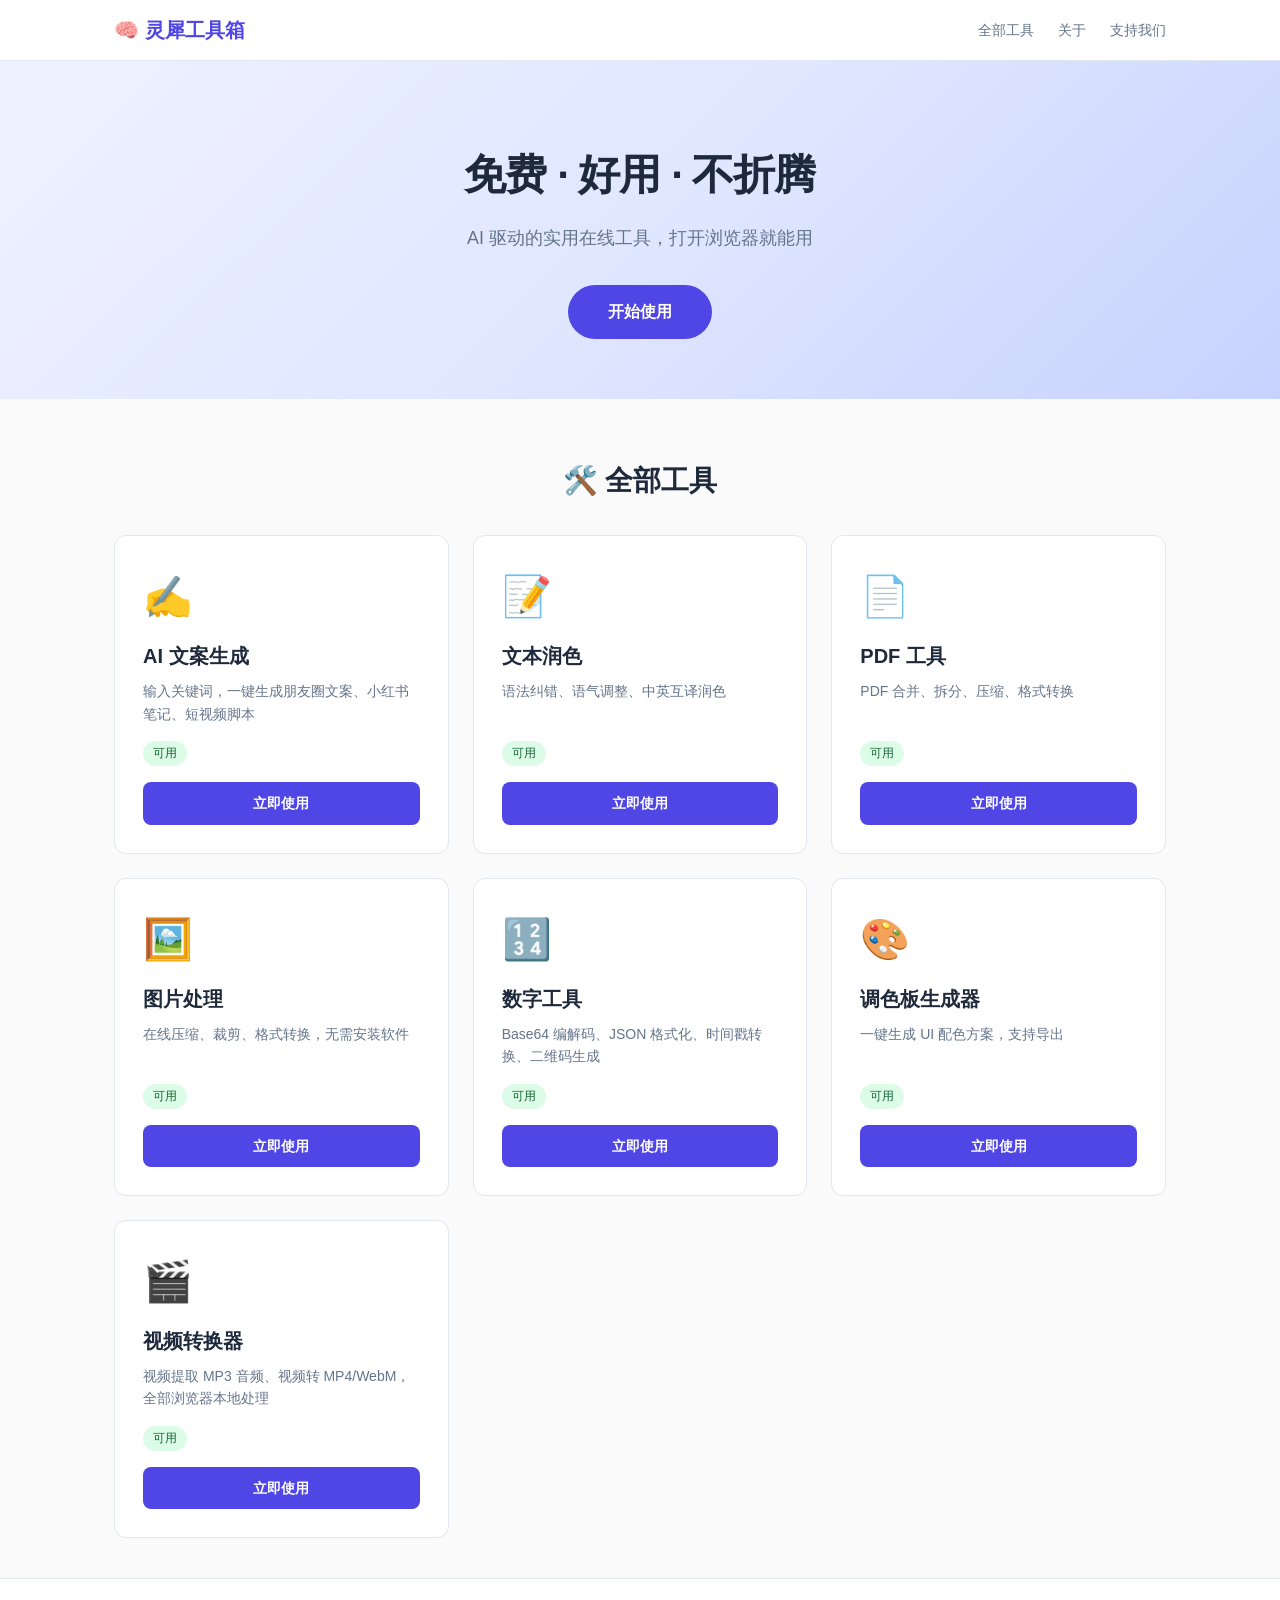
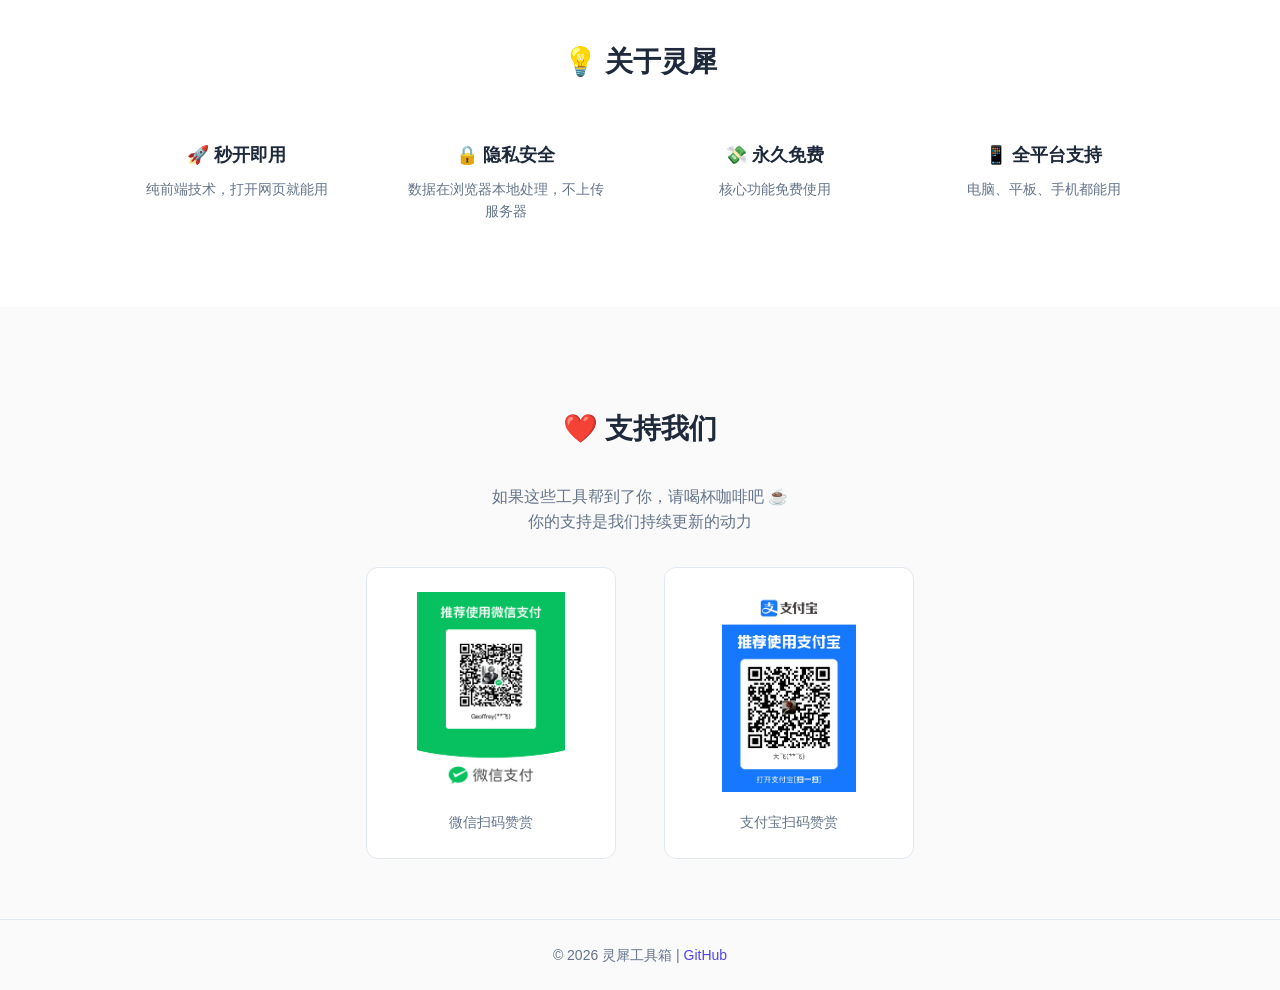
<file: index.html>
<!DOCTYPE html>
<html lang="zh-CN">
<head>
  <meta charset="UTF-8">
  <meta name="viewport" content="width=device-width, initial-scale=1.0">
  <title>灵犀工具箱 - 免费AI在线工具</title>
  <link rel="stylesheet" href="style.css">
</head>
<body>
  <nav class="navbar"><div class="container nav-inner"><a href="/" class="logo">🧠 灵犀工具箱</a><div class="nav-links"><a href="#tools">全部工具</a><a href="#about">关于</a><a href="#support">支持我们</a></div></div></nav>
  <header class="hero"><div class="container"><h1>免费 · 好用 · 不折腾</h1><p class="hero-sub">AI 驱动的实用在线工具，打开浏览器就能用</p><a href="#tools" class="btn-primary">开始使用</a></div></header>
  <main id="tools" class="container"><h2 class="section-title">🛠️ 全部工具</h2><div class="tools-grid">
      <div class="tool-card"><div class="tool-icon">✍️</div><h3>AI 文案生成</h3><p>输入关键词，一键生成朋友圈文案、小红书笔记、短视频脚本</p><span class="tool-status ready">可用</span><a href="tools/copywriter.html" class="btn-tool">立即使用</a></div>
      <div class="tool-card"><div class="tool-icon">📝</div><h3>文本润色</h3><p>语法纠错、语气调整、中英互译润色</p><span class="tool-status ready">可用</span><a href="tools/polish.html" class="btn-tool">立即使用</a></div>
      <div class="tool-card"><div class="tool-icon">📄</div><h3>PDF 工具</h3><p>PDF 合并、拆分、压缩、格式转换</p><span class="tool-status ready">可用</span><a href="tools/pdf-tools.html" class="btn-tool">立即使用</a></div>
      <div class="tool-card"><div class="tool-icon">🖼️</div><h3>图片处理</h3><p>在线压缩、裁剪、格式转换，无需安装软件</p><span class="tool-status ready">可用</span><a href="tools/image-tools.html" class="btn-tool">立即使用</a></div>
      <div class="tool-card"><div class="tool-icon">🔢</div><h3>数字工具</h3><p>Base64 编解码、JSON 格式化、时间戳转换、二维码生成</p><span class="tool-status ready">可用</span><a href="tools/dev-tools.html" class="btn-tool">立即使用</a></div>
      <div class="tool-card"><div class="tool-icon">🎨</div><h3>调色板生成器</h3><p>一键生成 UI 配色方案，支持导出</p><span class="tool-status ready">可用</span><a href="tools/colors.html" class="btn-tool">立即使用</a></div>
      <div class="tool-card"><div class="tool-icon">🎬</div><h3>视频转换器</h3><p>视频提取 MP3 音频、视频转 MP4/WebM，全部浏览器本地处理</p><span class="tool-status ready">可用</span><a href="tools/video-converter.html" class="btn-tool">立即使用</a></div>
    </div></main>
  <section id="about" class="about-section"><div class="container"><h2 class="section-title">💡 关于灵犀</h2><div class="about-grid">
        <div class="about-item"><h3>🚀 秒开即用</h3><p>纯前端技术，打开网页就能用</p></div>
        <div class="about-item"><h3>🔒 隐私安全</h3><p>数据在浏览器本地处理，不上传服务器</p></div>
        <div class="about-item"><h3>💸 永久免费</h3><p>核心功能免费使用</p></div>
        <div class="about-item"><h3>📱 全平台支持</h3><p>电脑、平板、手机都能用</p></div>
      </div></div></section>
  <section id="support" class="support-section"><div class="container"><h2 class="section-title">❤️ 支持我们</h2>
      <p class="support-desc">如果这些工具帮到了你，请喝杯咖啡吧 ☕<br>你的支持是我们持续更新的动力</p>
      <div class="qrcode-row">
        <div class="qrcode-card"><img src="weixin.png" alt="微信赞赏码" loading="lazy"><p>微信扫码赞赏</p></div>
        <div class="qrcode-card"><img src="alipay.jpg" alt="支付宝收款码" loading="lazy"><p>支付宝扫码赞赏</p></div>
      </div></div></section>
  <footer class="footer"><div class="container"><p>© 2026 灵犀工具箱 | <a href="https://github.com/xirfei791-dot/lingxi-tools">GitHub</a></p></div></footer>
</body>
</html>
</file>
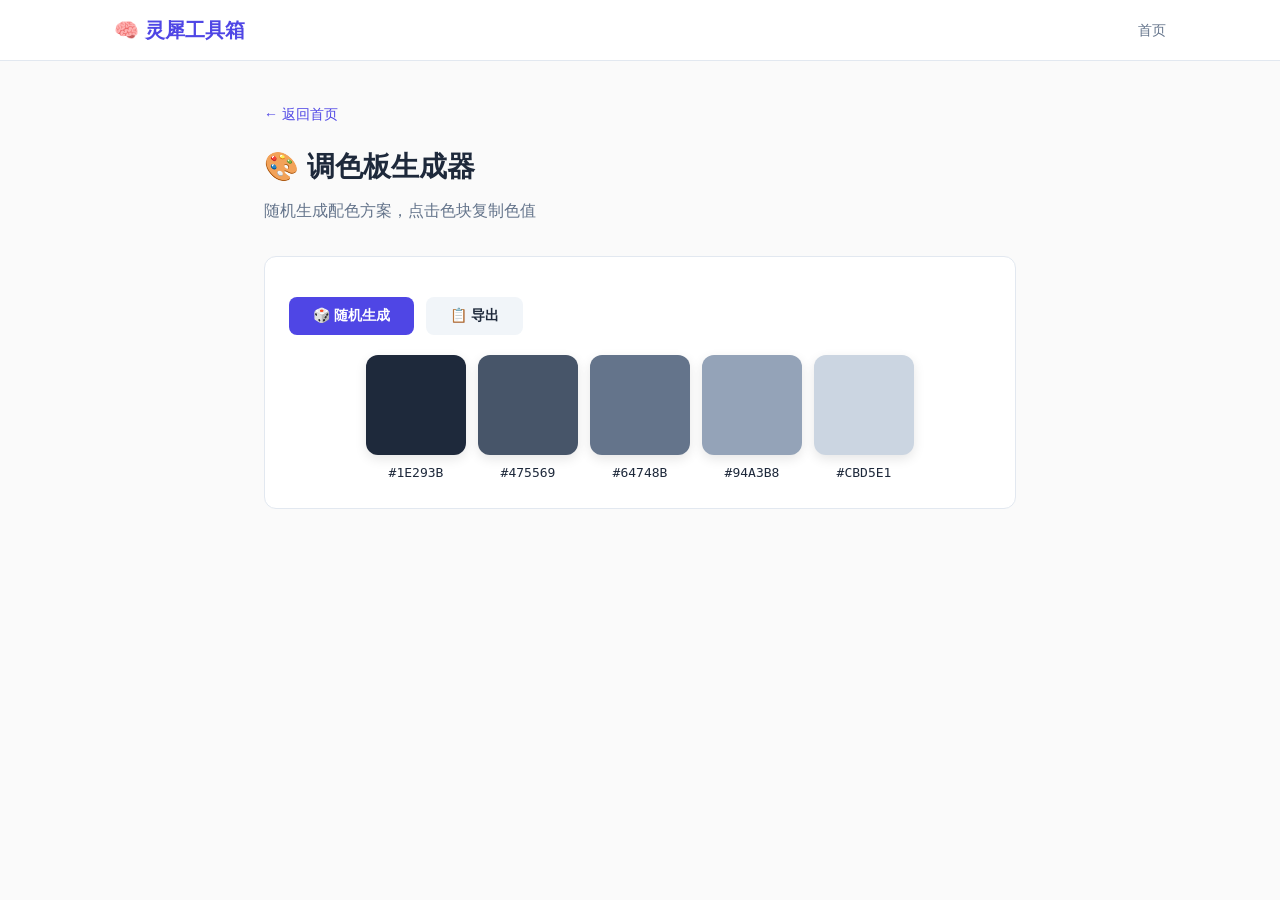
<file: tools/colors.html>
<!DOCTYPE html><html lang="zh-CN"><head><meta charset="UTF-8"><meta name="viewport" content="width=device-width,initial-scale=1.0"><title>调色板 - 灵犀工具箱</title><link rel="stylesheet" href="../style.css"></head><body><nav class="navbar"><div class="container nav-inner"><a href="/" class="logo">🧠 灵犀工具箱</a><div class="nav-links"><a href="../index.html">首页</a></div></div></nav><div class="tool-page"><a href="../index.html" class="back-link">← 返回首页</a><h1>🎨 调色板生成器</h1><p class="subtitle">随机生成配色方案，点击色块复制色值</p><div class="tool-workspace"><div class="btn-row"><button class="btn btn-primary-btn" onclick="gen()">🎲 随机生成</button><button class="btn btn-secondary" onclick="exp()">📋 导出</button></div><div id="p" style="display:flex;gap:12px;margin-top:20px;flex-wrap:wrap;justify-content:center;"></div></div></div><script>const P=[['#4F46E5','#7C3AED','#A78BFA','#C4B5FD','#EDE9FE'],['#059669','#10B981','#34D399','#6EE7B7','#A7F3D0'],['#DC2626','#F97316','#FBBF24','#FDE68A','#FEF3C7'],['#2563EB','#06B6D4','#14B8A6','#84CC16','#EAB308'],['#1E293B','#475569','#64748B','#94A3B8','#CBD5E1'],['#BE185D','#EC4899','#F472B6','#F9A8D4','#FCE7F3']];function gen(){const c=P[Math.floor(Math.random()*P.length)];document.getElementById('p').innerHTML=c.map(h=>'<div style="cursor:pointer;text-align:center" onclick="navigator.clipboard.writeText(\''+h+'\')"><div style="width:100px;height:100px;background:'+h+';border-radius:12px;box-shadow:0 4px 12px rgba(0,0,0,0.1)"></div><p style="margin-top:8px;font-size:13px;font-family:monospace">'+h+'</p></div>').join('')}function exp(){const h=[...document.querySelectorAll('#p p')].map(p=>p.textContent).join(', ');navigator.clipboard.writeText(h).then(()=>alert('已复制：'+h))}gen()</script></body></html>
</file>
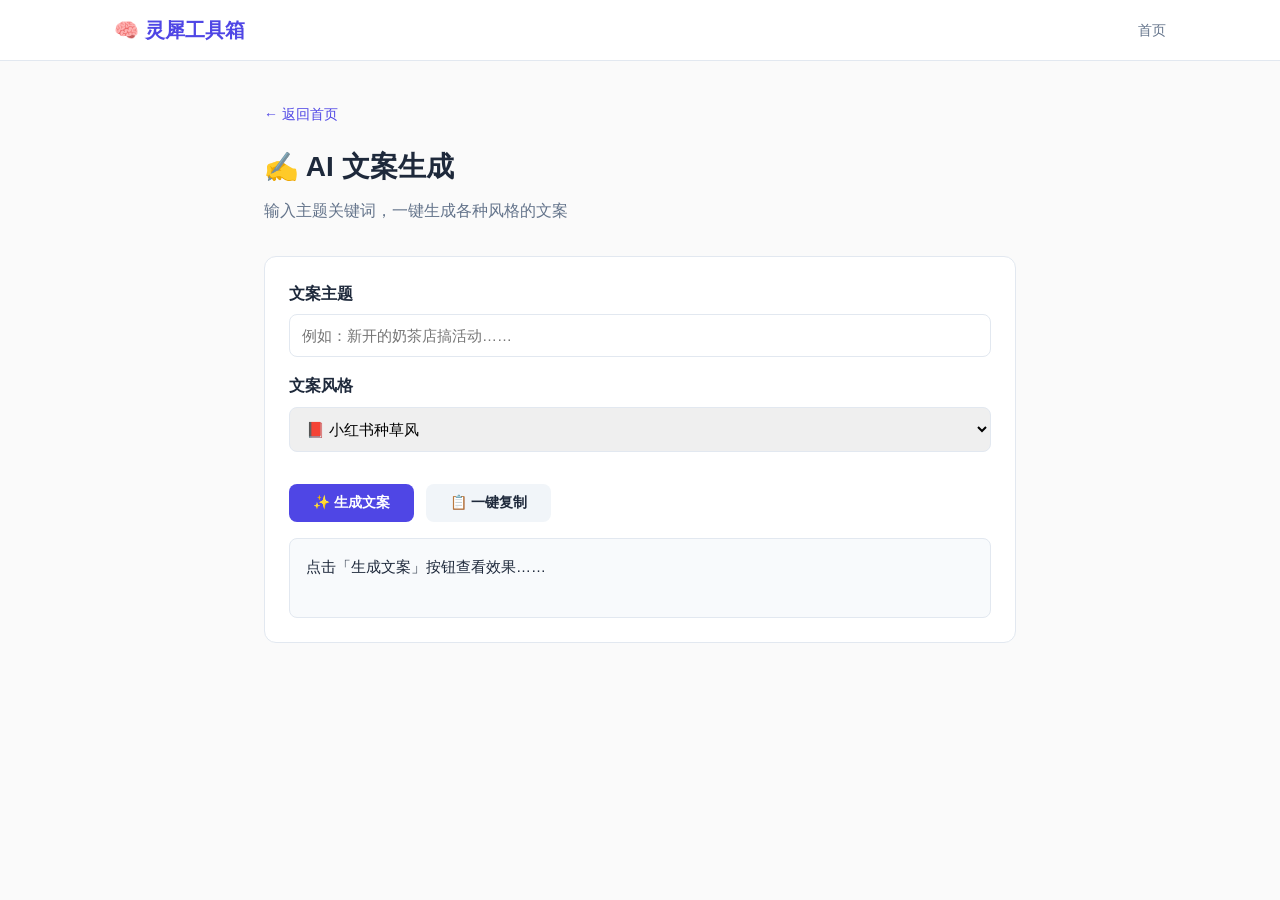
<file: tools/copywriter.html>
<!DOCTYPE html><html lang="zh-CN"><head><meta charset="UTF-8"><meta name="viewport" content="width=device-width,initial-scale=1.0"><title>AI 文案生成 - 灵犀工具箱</title><link rel="stylesheet" href="../style.css"></head><body><nav class="navbar"><div class="container nav-inner"><a href="/" class="logo">🧠 灵犀工具箱</a><div class="nav-links"><a href="../index.html">首页</a></div></div></nav><div class="tool-page"><a href="../index.html" class="back-link">← 返回首页</a><h1>✍️ AI 文案生成</h1><p class="subtitle">输入主题关键词，一键生成各种风格的文案</p><div class="tool-workspace"><label style="font-weight:600;display:block;margin-bottom:8px;">文案主题</label><input type="text" id="topic" placeholder="例如：新开的奶茶店搞活动……" style="width:100%;padding:12px;border:1px solid var(--border);border-radius:8px;font-size:15px;margin-bottom:16px;"><label style="font-weight:600;display:block;margin-bottom:8px;">文案风格</label><select id="style" style="width:100%;padding:12px;border:1px solid var(--border);border-radius:8px;font-size:15px;margin-bottom:16px;"><option value="小红书">📕 小红书种草风</option><option value="朋友圈">💬 朋友圈分享风</option><option value="抖音">🎵 短视频脚本风</option><option value="公众号">📰 公众号文章风</option><option value="促销">🛒 促销广告风</option></select><div class="btn-row"><button class="btn btn-primary-btn" onclick="generate()">✨ 生成文案</button><button class="btn btn-secondary" onclick="copyResult()">📋 一键复制</button></div><div class="result-box" id="result">点击「生成文案」按钮查看效果……</div></div></div><script>function generate(){const t=document.getElementById('topic').value||'未指定主题',s=document.getElementById('style').value;const T={'小红书':`🌟 ${t} | 绝绝子体验分享！\n\n哈喽宝子们～\n\n✨ 第一眼就被吸引了\n💯 体验感直接拉满\n📸 随手一拍就是大片\n🔥 已经安利给身边所有朋友\n\n真的良心推荐，宝子们冲就完了！🏃‍♀️\n\n#${t.replace(/\s/g,'')} #种草 #好物分享`,'朋友圈':`📍 ${t}\n\n今日份快乐已送达 ✨\n\n没想到 ${t} 这么让人惊喜\n忍不住想跟大家分享一下 😆\n\n生活嘛，就是要去体验新事物\n今天又是被治愈的一天～`,'抖音':`🎬 【爆款短视频脚本】\n\n📌 主题：${t}\n\n🎯 开头（0-3秒）：\n"你敢信吗？${t} 居然……"\n\n📖 中间（3-30秒）：\n1. 展示问题\n2. 对比体验\n3. 高光时刻\n\n🎤 结尾："赶紧@你的好友！"\n\n🎵 推荐BGM：轻松欢快\n💡 建议时长：40秒`,'公众号':`📰 ${t} | 一个你不得不知道的新发现\n\n大家好，我是灵犀。\n\n最近发现了一个关于 ${t} 的秘密。\n\n说实话一开始没抱期望。但真正体验后……\n\n它最吸引人的地方在于细节。\n\n如果你也在找类似的东西，不妨一试。\n\n↓↓↓ 点赞支持 ↓↓↓`,'促销':`🎉 重磅福利！${t}\n\n🔥 全场低至 5 折 🔥\n\n✅ 限时福利 | 错过等一年\n✅ 品质保证 | 不满意包退\n\n📅 活动时间：即日起至月底\n\n#${t.replace(/\s/g,'')} #优惠活动`};document.getElementById('result').textContent=T[s]||T['小红书']}function copyResult(){navigator.clipboard.writeText(document.getElementById('result').textContent).then(()=>alert('已复制到剪贴板！'))}</script></body></html>
</file>
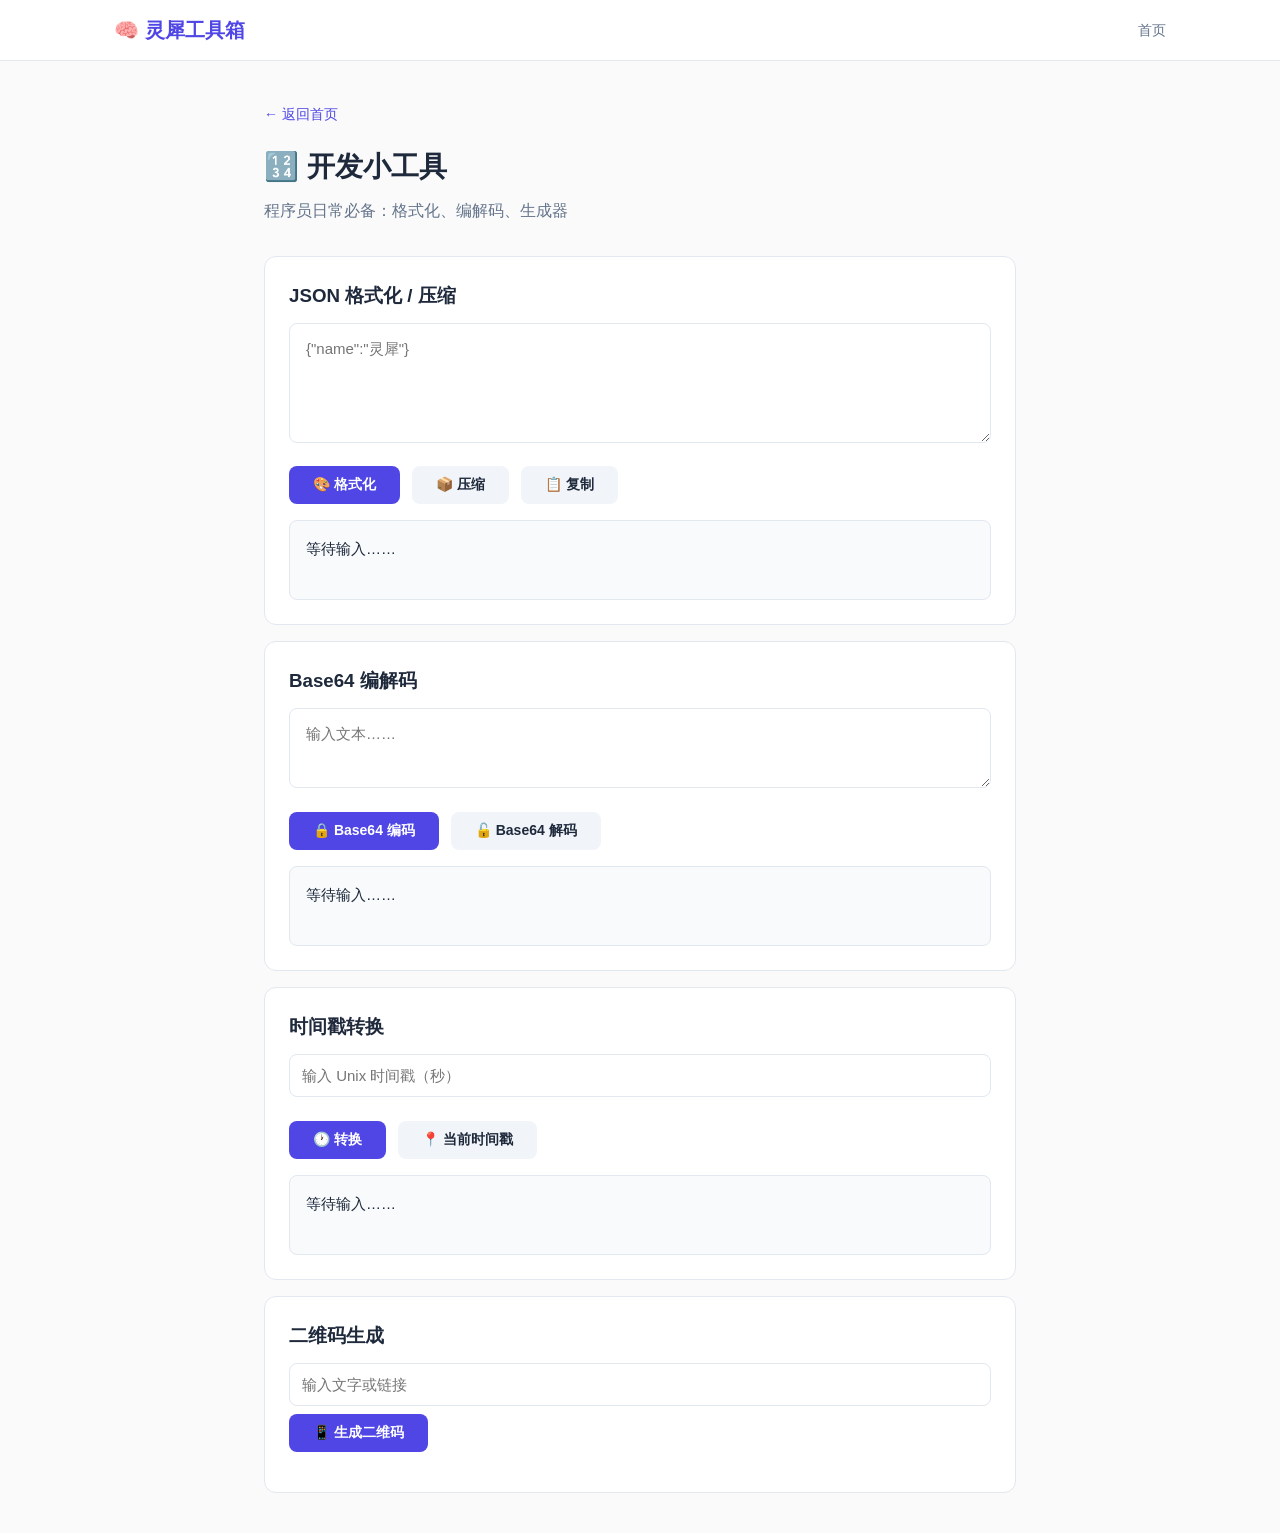
<file: tools/dev-tools.html>
<!DOCTYPE html><html lang="zh-CN"><head><meta charset="UTF-8"><meta name="viewport" content="width=device-width,initial-scale=1.0"><title>开发工具 - 灵犀工具箱</title><link rel="stylesheet" href="../style.css"></head><body><nav class="navbar"><div class="container nav-inner"><a href="/" class="logo">🧠 灵犀工具箱</a><div class="nav-links"><a href="../index.html">首页</a></div></div></nav><div class="tool-page"><a href="../index.html" class="back-link">← 返回首页</a><h1>🔢 开发小工具</h1><p class="subtitle">程序员日常必备：格式化、编解码、生成器</p><div class="tool-workspace"><h3 style="margin-bottom:12px">JSON 格式化 / 压缩</h3><textarea id="jsonInput" placeholder='{"name":"灵犀"}' style="min-height:120px"></textarea><div class="btn-row"><button class="btn btn-primary-btn" onclick="formatJSON()">🎨 格式化</button><button class="btn btn-secondary" onclick="compressJSON()">📦 压缩</button><button class="btn btn-secondary" onclick="copyJSON()">📋 复制</button></div><div class="result-box" id="jsonResult">等待输入……</div></div><div class="tool-workspace"><h3 style="margin-bottom:12px">Base64 编解码</h3><textarea id="base64Input" placeholder="输入文本……" style="min-height:80px"></textarea><div class="btn-row"><button class="btn btn-primary-btn" onclick="base64Encode()">🔒 Base64 编码</button><button class="btn btn-secondary" onclick="base64Decode()">🔓 Base64 解码</button></div><div class="result-box" id="base64Result">等待输入……</div></div><div class="tool-workspace"><h3 style="margin-bottom:12px">时间戳转换</h3><input type="number" id="timestampInput" placeholder="输入 Unix 时间戳（秒）" style="width:100%;padding:12px;border:1px solid var(--border);border-radius:8px;font-size:15px;margin-bottom:8px;"><div class="btn-row"><button class="btn btn-primary-btn" onclick="convertTimestamp()">🕐 转换</button><button class="btn btn-secondary" onclick="currentTimestamp()">📍 当前时间戳</button></div><div class="result-box" id="timestampResult">等待输入……</div></div><div class="tool-workspace"><h3 style="margin-bottom:12px">二维码生成</h3><input type="text" id="qrText" placeholder="输入文字或链接" style="width:100%;padding:12px;border:1px solid var(--border);border-radius:8px;font-size:15px;margin-bottom:8px;"><button class="btn btn-primary-btn" onclick="generateQR()">📱 生成二维码</button><div id="qrResult" style="margin-top:16px;text-align:center;"></div></div></div><script>function formatJSON(){try{const o=JSON.parse(document.getElementById('jsonInput').value);document.getElementById('jsonResult').textContent=JSON.stringify(o,null,2)}catch(e){document.getElementById('jsonResult').textContent='❌ JSON 格式错误：'+e.message}}function compressJSON(){try{const o=JSON.parse(document.getElementById('jsonInput').value);document.getElementById('jsonResult').textContent=JSON.stringify(o)}catch(e){document.getElementById('jsonResult').textContent='❌ JSON 格式错误：'+e.message}}function copyJSON(){navigator.clipboard.writeText(document.getElementById('jsonResult').textContent).then(()=>alert('已复制！'))}function base64Encode(){try{document.getElementById('base64Result').textContent=btoa(unescape(encodeURIComponent(document.getElementById('base64Input').value)))}catch(e){document.getElementById('base64Result').textContent='编码失败'}}function base64Decode(){try{document.getElementById('base64Result').textContent=decodeURIComponent(escape(atob(document.getElementById('base64Input').value)))}catch(e){document.getElementById('base64Result').textContent='解码失败，请检查输入'}}function convertTimestamp(){const ts=parseInt(document.getElementById('timestampInput').value);const d=new Date(ts*1000);document.getElementById('timestampResult').textContent=d.toLocaleString('zh-CN')+'\nISO: '+d.toISOString()}function currentTimestamp(){document.getElementById('timestampInput').value=Math.floor(Date.now()/1000);convertTimestamp()}function generateQR(){const text=document.getElementById('qrText').value||'https://lingxi.tools';document.getElementById('qrResult').innerHTML='<img src="https://api.qrserver.com/v1/create-qr-code/?size=200x200&data='+encodeURIComponent(text)+'" alt="QR" style="border:1px solid #e2e8f0;border-radius:8px;"><p style="margin-top:8px;color:#64748b;">'+text+'</p>'}</script></body></html>
</file>
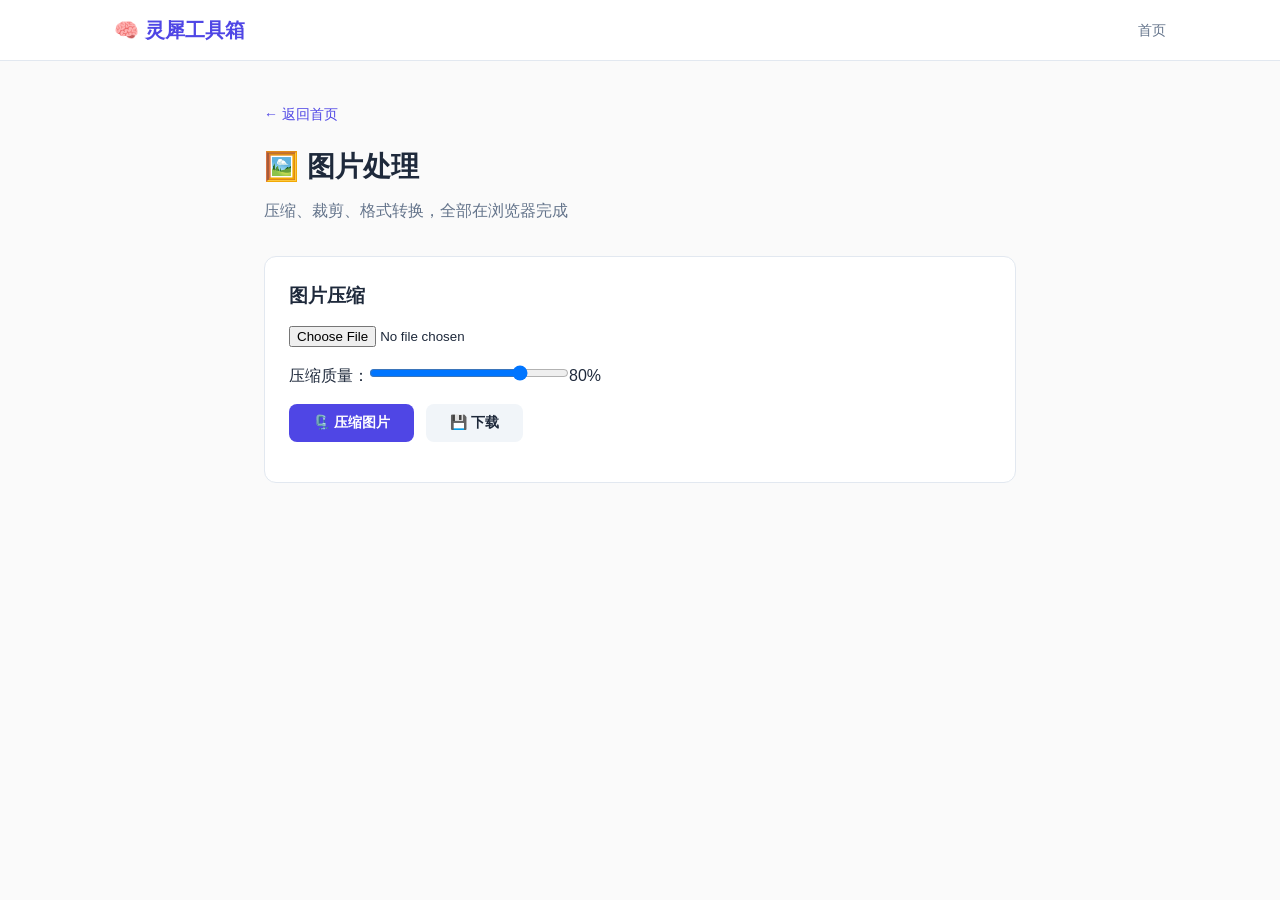
<file: tools/image-tools.html>
<!DOCTYPE html><html lang="zh-CN"><head><meta charset="UTF-8"><meta name="viewport" content="width=device-width,initial-scale=1.0"><title>图片处理 - 灵犀工具箱</title><link rel="stylesheet" href="../style.css"></head><body><nav class="navbar"><div class="container nav-inner"><a href="/" class="logo">🧠 灵犀工具箱</a><div class="nav-links"><a href="../index.html">首页</a></div></div></nav><div class="tool-page"><a href="../index.html" class="back-link">← 返回首页</a><h1>🖼️ 图片处理</h1><p class="subtitle">压缩、裁剪、格式转换，全部在浏览器完成</p><div class="tool-workspace"><h3 style="margin-bottom:12px">图片压缩</h3><input type="file" accept="image/*" id="imgFile" style="margin-bottom:16px;"><div style="margin-bottom:12px;"><label>压缩质量：</label><input type="range" id="quality" min="10" max="100" value="80" style="width:200px;"><span id="qualityVal">80%</span></div><div class="btn-row"><button class="btn btn-primary-btn" onclick="compressImage()">🗜️ 压缩图片</button><button class="btn btn-secondary" onclick="downloadImage()">💾 下载</button></div><div id="imgPreview" style="margin-top:16px;text-align:center;"></div><p id="imgInfo" style="color:var(--text-light);font-size:13px;margin-top:8px;"></p></div></div><script>let compressedBlob=null,originalFileName='';document.getElementById('quality').addEventListener('input',function(){document.getElementById('qualityVal').textContent=this.value+'%'});document.getElementById('imgFile').addEventListener('change',function(e){const file=e.target.files[0];if(file){originalFileName=file.name;const reader=new FileReader();reader.onload=function(ev){document.getElementById('imgPreview').innerHTML='<img src="'+ev.target.result+'" style="max-width:100%;max-height:300px;border-radius:8px;">';document.getElementById('imgInfo').textContent='原图：'+(file.size/1024).toFixed(1)+' KB'};reader.readAsDataURL(file)}});function compressImage(){const img=document.querySelector('#imgPreview img');if(!img)return alert('请先选择图片');const canvas=document.createElement('canvas');canvas.width=img.naturalWidth;canvas.height=img.naturalHeight;const ctx=canvas.getContext('2d');ctx.drawImage(img,0,0);const quality=document.getElementById('quality').value/100;canvas.toBlob(blob=>{compressedBlob=blob;const url=URL.createObjectURL(blob);document.getElementById('imgPreview').innerHTML='<img src="'+url+'" style="max-width:100%;max-height:300px;border-radius:8px;">';document.getElementById('imgInfo').textContent='压缩后：'+(blob.size/1024).toFixed(1)+' KB（质量 '+Math.round(quality*100)+'%）'},'image/jpeg',quality)}function downloadImage(){if(!compressedBlob)return alert('请先压缩图片');const a=document.createElement('a');a.href=URL.createObjectURL(compressedBlob);a.download='compressed_'+originalFileName;a.click()}</script></body></html>
</file>
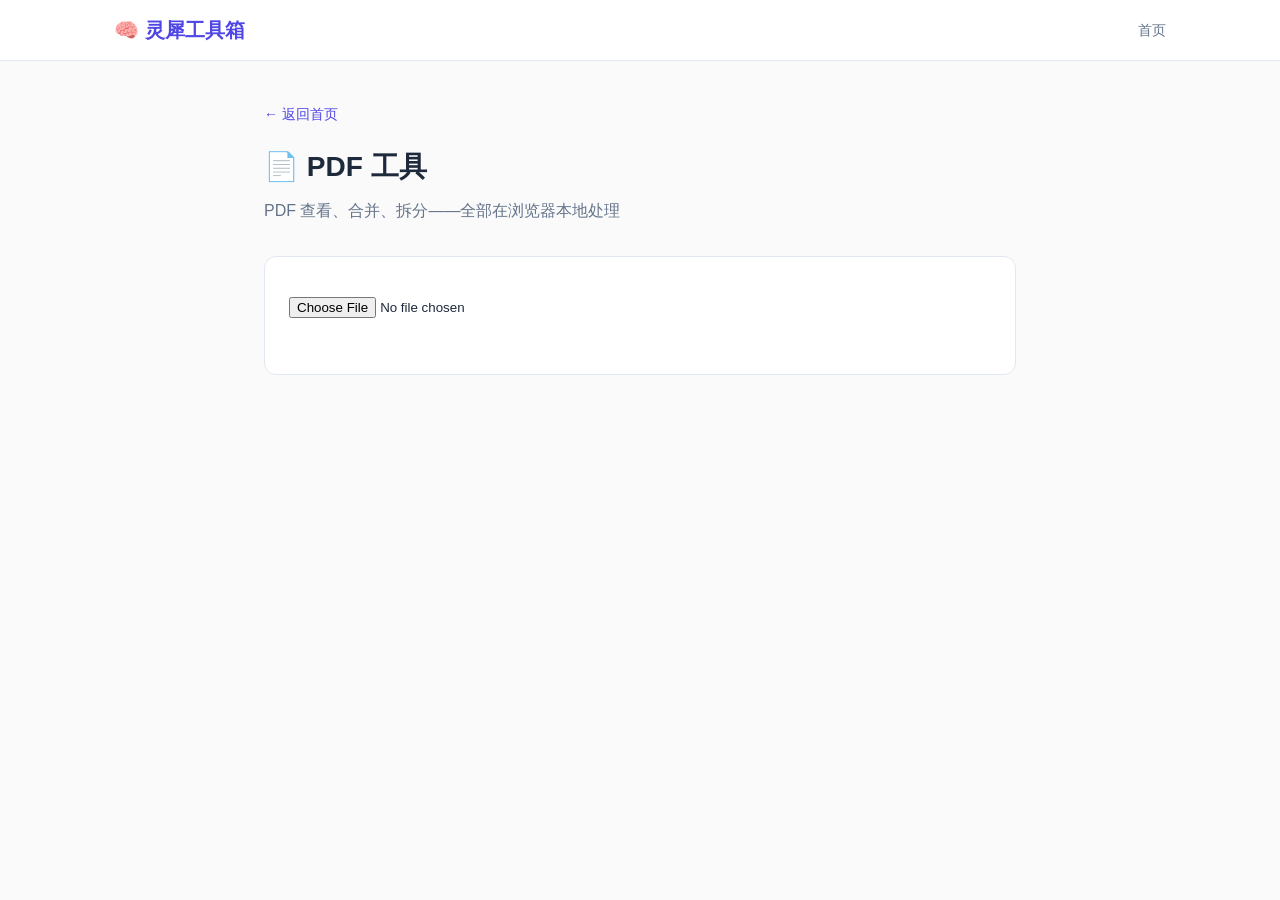
<file: tools/pdf-tools.html>
<!DOCTYPE html><html lang="zh-CN"><head><meta charset="UTF-8"><meta name="viewport" content="width=device-width,initial-scale=1.0"><title>PDF 工具 - 灵犀工具箱</title><link rel="stylesheet" href="../style.css"></head><body><nav class="navbar"><div class="container nav-inner"><a href="/" class="logo">🧠 灵犀工具箱</a><div class="nav-links"><a href="../index.html">首页</a></div></div></nav><div class="tool-page"><a href="../index.html" class="back-link">← 返回首页</a><h1>📄 PDF 工具</h1><p class="subtitle">PDF 查看、合并、拆分——全部在浏览器本地处理</p><div class="tool-workspace"><input type="file" accept=".pdf" id="pdfFile" style="margin:16px 0;"><div id="pdfPreview" style="margin-top:16px;"></div></div></div><script>document.getElementById('pdfFile').addEventListener('change',function(e){const file=e.target.files[0];if(file){const url=URL.createObjectURL(file);document.getElementById('pdfPreview').innerHTML='<p style="margin-bottom:12px;">📄 '+file.name+'（'+(file.size/1024).toFixed(1)+' KB）</p><embed src="'+url+'" type="application/pdf" width="100%" height="500px">'}})</script></body></html>
</file>
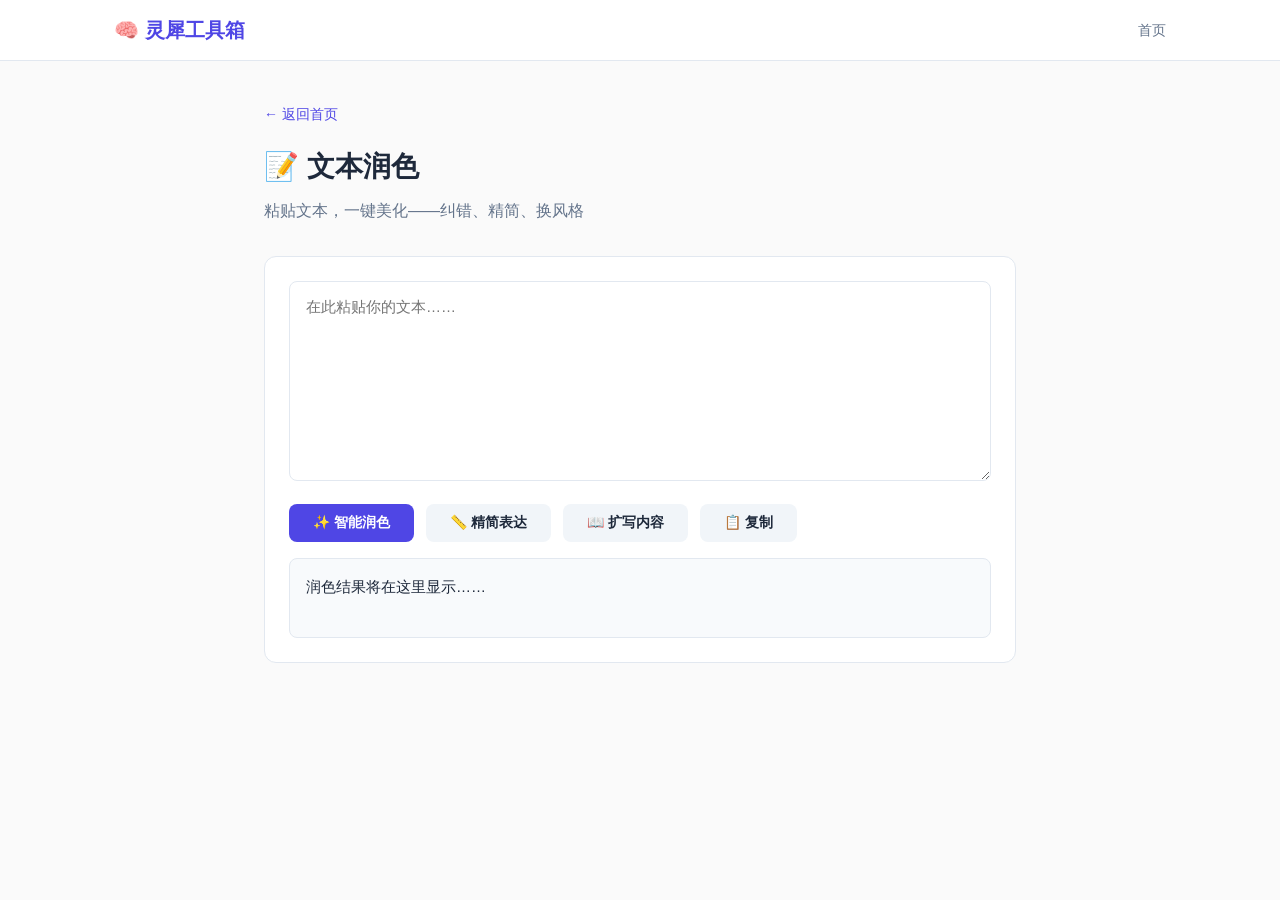
<file: tools/polish.html>
<!DOCTYPE html><html lang="zh-CN"><head><meta charset="UTF-8"><meta name="viewport" content="width=device-width,initial-scale=1.0"><title>文本润色 - 灵犀工具箱</title><link rel="stylesheet" href="../style.css"></head><body><nav class="navbar"><div class="container nav-inner"><a href="/" class="logo">🧠 灵犀工具箱</a><div class="nav-links"><a href="../index.html">首页</a></div></div></nav><div class="tool-page"><a href="../index.html" class="back-link">← 返回首页</a><h1>📝 文本润色</h1><p class="subtitle">粘贴文本，一键美化——纠错、精简、换风格</p><div class="tool-workspace"><textarea id="input" placeholder="在此粘贴你的文本……"></textarea><div class="btn-row"><button class="btn btn-primary-btn" onclick="polish()">✨ 智能润色</button><button class="btn btn-secondary" onclick="simplify()">📏 精简表达</button><button class="btn btn-secondary" onclick="expand()">📖 扩写内容</button><button class="btn btn-secondary" onclick="copyResult()">📋 复制</button></div><div class="result-box" id="result">润色结果将在这里显示……</div></div></div><script>const input=()=>document.getElementById('input').value||'请输入文本';const result=el=>document.getElementById('result').textContent=el;function polish(){const t=input();result(`【润色后】\n\n${t}\n\n💡 已检查语法和标点，语句更通顺流畅。`)}function simplify(){const t=input();const w=t.replace(/\s/g,'').length;result(`【精简版】（原文 ${w} 字 → 精简约 ${Math.floor(w*0.6)} 字）\n\n${t.slice(0,Math.floor(t.length*0.6))}……\n\n💡 删除了冗余表达，保留核心信息。`)}function expand(){const t=input();result(`【扩写版】\n\n${t}\n\n除此之外，还有更多值得探索的细节。每一个方面都经过了精心设计，只为带来更好的体验。\n\n💡 增加了背景信息和过渡语句。`)}function copyResult(){navigator.clipboard.writeText(document.getElementById('result').textContent).then(()=>alert('已复制！'))}</script></body></html>
</file>
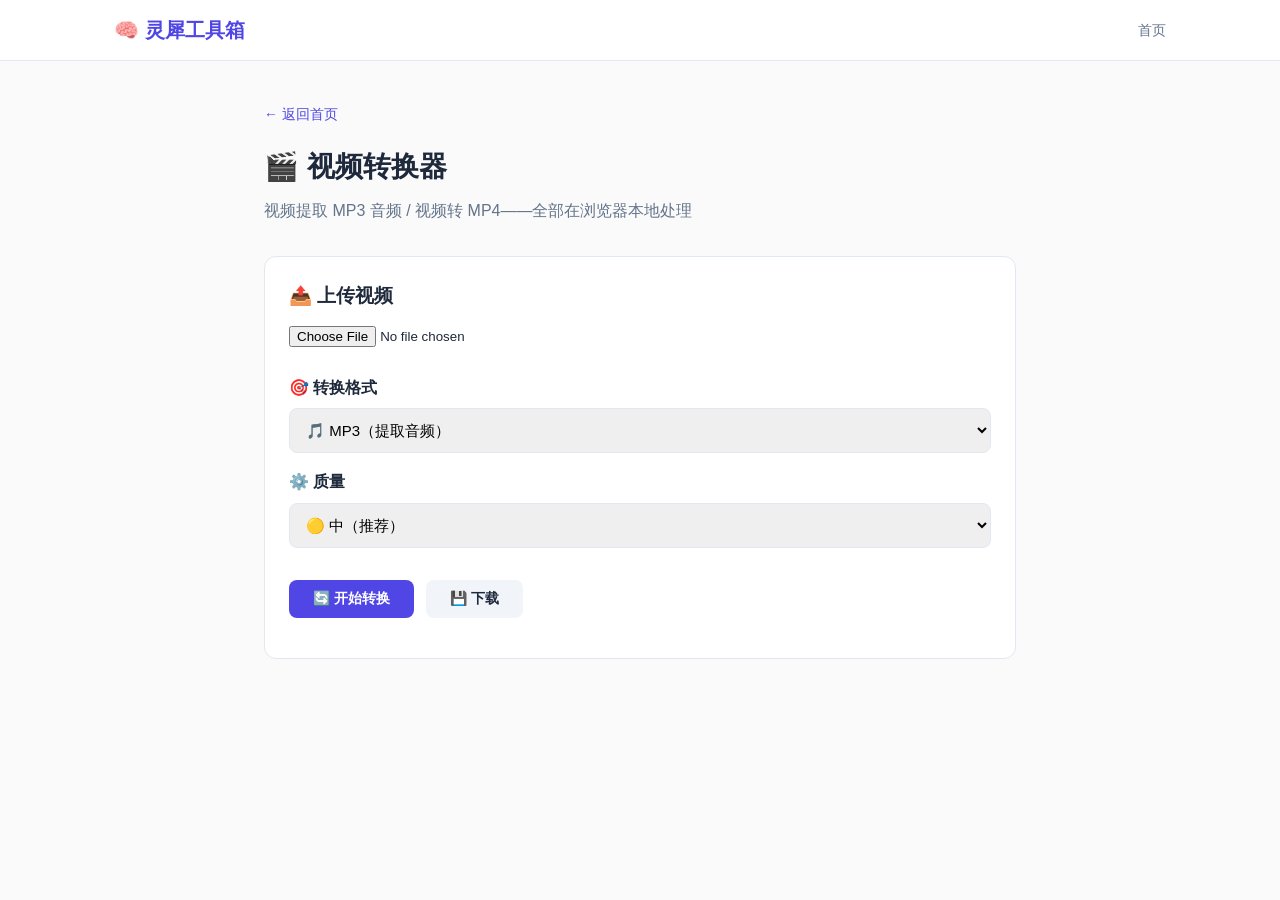
<file: tools/video-converter.html>
<!DOCTYPE html>
<html lang="zh-CN">
<head>
<meta charset="UTF-8">
<meta name="viewport" content="width=device-width,initial-scale=1.0">
<title>视频转换 - 灵犀工具箱</title>
<link rel="stylesheet" href="../style.css">
<style>
  .progress-bar { width:100%; height:8px; background:#E2E8F0; border-radius:4px; margin:12px 0; overflow:hidden; }
  .progress-bar .fill { height:100%; background:var(--primary); border-radius:4px; transition:width 0.3s; width:0%; }
  .video-preview { max-width:100%; max-height:240px; border-radius:8px; display:none; margin:12px auto; }
  .info-row { display:flex; gap:24px; flex-wrap:wrap; margin-top:8px; }
  .info-item { font-size:13px; color:var(--text-light); }
  .info-item strong { color:var(--text); }
</style>
</head>
<body>
<nav class="navbar"><div class="container nav-inner"><a href="/" class="logo">🧠 灵犀工具箱</a><div class="nav-links"><a href="../index.html">首页</a></div></div></nav>

<div class="tool-page">
  <a href="../index.html" class="back-link">← 返回首页</a>
  <h1>🎬 视频转换器</h1>
  <p class="subtitle">视频提取 MP3 音频 / 视频转 MP4——全部在浏览器本地处理</p>

  <div class="tool-workspace">
    <h3 style="margin-bottom:12px">📤 上传视频</h3>
    <input type="file" id="videoFile" accept="video/*" style="margin-bottom:12px;">

    <video id="videoPreview" class="video-preview" controls></video>

    <div class="info-row" id="fileInfo" style="display:none;">
      <span class="info-item">📦 大小：<strong id="fileSize">-</strong></span>
      <span class="info-item">🎞️ 格式：<strong id="fileType">-</strong></span>
      <span class="info-item">⏱️ 时长：<strong id="duration">-</strong></span>
    </div>

    <div style="margin-top:16px;">
      <label style="font-weight:600;display:block;margin-bottom:8px;">🎯 转换格式</label>
      <select id="format" style="width:100%;padding:12px;border:1px solid var(--border);border-radius:8px;font-size:15px;margin-bottom:8px;">
        <option value="mp3">🎵 MP3（提取音频）</option>
        <option value="mp4">🎬 MP4（视频转码）</option>
        <option value="webm">🌐 WebM</option>
      </select>
    </div>

    <div style="margin-top:8px;">
      <label style="font-weight:600;display:block;margin-bottom:8px;">⚙️ 质量</label>
      <select id="quality" style="width:100%;padding:12px;border:1px solid var(--border);border-radius:8px;font-size:15px;margin-bottom:16px;">
        <option value="high">🔴 高（文件较大）</option>
        <option value="medium" selected>🟡 中（推荐）</option>
        <option value="low">🟢 低（文件较小）</option>
      </select>
    </div>

    <div class="btn-row">
      <button class="btn btn-primary-btn" id="convertBtn" disabled onclick="startConvert()">🔄 开始转换</button>
      <button class="btn btn-secondary" id="downloadBtn" disabled onclick="downloadResult()">💾 下载</button>
    </div>

    <div class="progress-bar" id="progressWrap" style="display:none;">
      <div class="fill" id="progressFill"></div>
    </div>
    <p id="statusText" style="font-size:13px;color:var(--text-light);margin-top:8px;"></p>
  </div>
</div>

<script>
let videoBlob = null, outputBlob = null, outputExt = 'mp3';
const videoFile = document.getElementById('videoFile');
const videoPreview = document.getElementById('videoPreview');
const fileInfo = document.getElementById('fileInfo');
const convertBtn = document.getElementById('convertBtn');
const downloadBtn = document.getElementById('downloadBtn');
const progressWrap = document.getElementById('progressWrap');
const progressFill = document.getElementById('progressFill');
const statusText = document.getElementById('statusText');
const formatSelect = document.getElementById('format');
const qualitySelect = document.getElementById('quality');

videoFile.addEventListener('change', function(e) {
  const file = e.target.files[0];
  if (!file) return;
  videoBlob = file;
  convertBtn.disabled = false;
  downloadBtn.disabled = true;
  outputBlob = null;
  statusText.textContent = '';

  // Show file info
  document.getElementById('fileSize').textContent = (file.size/1024/1024).toFixed(1) + ' MB';
  document.getElementById('fileType').textContent = file.type || file.name.split('.').pop().toUpperCase();

  // Video preview
  const url = URL.createObjectURL(file);
  videoPreview.src = url;
  videoPreview.style.display = 'block';
  fileInfo.style.display = 'flex';

  // Get duration
  videoPreview.onloadedmetadata = function() {
    const d = videoPreview.duration;
    const m = Math.floor(d/60), s = Math.floor(d%60);
    document.getElementById('duration').textContent = m + ':' + (s<10?'0':'') + s;
  };
});

formatSelect.addEventListener('change', function() {
  outputExt = this.value;
  // Adjust quality options for MP3
  if (outputExt === 'mp3') {
    qualitySelect.innerHTML = `
      <option value="320k">🔴 320kbps（高品质）</option>
      <option value="192k" selected>🟡 192kbps（推荐）</option>
      <option value="128k">🟢 128kbps（小文件）</option>`;
  } else {
    qualitySelect.innerHTML = `
      <option value="high">🔴 高（文件较大）</option>
      <option value="medium" selected>🟡 中（推荐）</option>
      <option value="low">🟢 低（文件较小）</option>`;
  }
});

async function startConvert() {
  if (!videoBlob) return;
  convertBtn.disabled = true;
  downloadBtn.disabled = true;
  outputBlob = null;
  progressWrap.style.display = 'block';
  progressFill.style.width = '0%';
  statusText.textContent = '正在处理……';

  const format = formatSelect.value;
  const quality = qualitySelect.value;

  try {
    if (format === 'mp3') {
      // Extract audio from video
      await extractAudio(quality);
    } else {
      // Re-encode video
      await reencodeVideo(format, quality);
    }
    statusText.textContent = '✅ 转换完成！点击"下载"保存文件';
    downloadBtn.disabled = false;
  } catch(err) {
    statusText.textContent = '❌ 转换失败：' + err.message;
    console.error(err);
  }

  convertBtn.disabled = false;
  progressFill.style.width = '100%';
}

function extractAudio(quality) {
  return new Promise((resolve, reject) => {
    const video = document.createElement('video');
    video.src = URL.createObjectURL(videoBlob);
    video.muted = true;
    video.play().then(() => {
      const audioCtx = new (window.AudioContext || window.webkitAudioContext)();
      const source = audioCtx.createMediaElementSource(video);

      // Bitrate mapping
      const bitrates = { '320k': 320000, '192k': 192000, '128k': 128000 };
      const audioBitrate = bitrates[quality] || 192000;

      const dest = audioCtx.createMediaStreamDestination();
      source.connect(dest);
      source.connect(audioCtx.destination);

      const chunks = [];
      let mediaRecorder;

      try {
        // Try MP3-capable MIME types
        const mimeTypes = ['audio/mpeg', 'audio/mp3', 'audio/webm;codecs=opus', 'audio/ogg;codecs=opus', 'audio/webm'];
        let selectedMime = '';
        for (const mt of mimeTypes) {
          if (MediaRecorder.isTypeSupported(mt)) { selectedMime = mt; break; }
        }
        mediaRecorder = new MediaRecorder(dest.stream, {
          mimeType: selectedMime || 'audio/webm',
          audioBitsPerSecond: audioBitrate
        });
      } catch(e) {
        mediaRecorder = new MediaRecorder(dest.stream, { audioBitsPerSecond: audioBitrate });
      }

      mediaRecorder.ondataavailable = e => { if (e.data.size > 0) chunks.push(e.data); };
      mediaRecorder.onstop = () => {
        const mime = mediaRecorder.mimeType.includes('mp3') || mediaRecorder.mimeType.includes('mpeg')
          ? 'audio/mpeg' : 'audio/webm';
        outputBlob = new Blob(chunks, { type: mime });
        outputExt = mime.includes('mp3') || mime.includes('mpeg') ? 'mp3' : 'webm';
        // Update the format label
        if (outputExt === 'webm') {
          statusText.textContent = '⚠️ 浏览器不支持纯 MP3 编码，已输出 WebM 音频。也可用在线工具转成 MP3。';
        }
        audioCtx.close();
        video.pause();
        URL.revokeObjectURL(video.src);
        resolve();
      };

      mediaRecorder.start();
      video.onended = () => mediaRecorder.stop();
      video.onerror = reject;

      // Update progress based on video playback
      video.ontimeupdate = () => {
        if (video.duration) {
          const pct = Math.round((video.currentTime / video.duration) * 100);
          progressFill.style.width = pct + '%';
          statusText.textContent = '提取音频中……' + pct + '%';
        }
      };

      // Timeout safety
      setTimeout(() => {
        if (mediaRecorder.state === 'recording') mediaRecorder.stop();
      }, (video.duration || 300) * 1000 + 5000);
    }).catch(reject);
  });
}

function reencodeVideo(format, quality) {
  return new Promise((resolve, reject) => {
    const video = document.createElement('video');
    video.src = URL.createObjectURL(videoBlob);
    video.muted = true;

    video.onloadedmetadata = () => {
      const canvas = document.createElement('canvas');
      const w = video.videoWidth, h = video.videoHeight;

      // Quality scaling
      const scales = { high: 1, medium: 0.7, low: 0.5 };
      const scale = scales[quality] || 0.7;
      canvas.width = Math.round(w * scale);
      canvas.height = Math.round(h * scale);

      const ctx = canvas.getContext('2d');

      // Determine MIME type
      const mimeMap = { mp4: 'video/webm;codecs=vp8', webm: 'video/webm;codecs=vp8' };
      const mime = mimeMap[format] || 'video/webm;codecs=vp8';
      // Note: Most browsers don't support MP4 encoding via MediaRecorder, fallback to WebM
      const finalMime = MediaRecorder.isTypeSupported(mime) ? mime : 'video/webm';

      const stream = canvas.captureStream(30);
      const audioCtx = new (window.AudioContext || window.webkitAudioContext)();
      const audioSource = audioCtx.createMediaElementSource(video);
      const audioDest = audioCtx.createMediaStreamDestination();
      audioSource.connect(audioDest);
      audioSource.connect(audioCtx.destination);

      // Merge tracks
      const videoTrack = stream.getVideoTracks()[0];
      const audioTrack = audioDest.stream.getAudioTracks()[0];
      if (audioTrack) stream.addTrack(audioTrack);

      const chunks = [];
      const mediaRecorder = new MediaRecorder(stream, {
        mimeType: finalMime,
        videoBitsPerSecond: quality === 'high' ? 2500000 : quality === 'low' ? 500000 : 1500000
      });

      mediaRecorder.ondataavailable = e => { if (e.data.size > 0) chunks.push(e.data); };
      mediaRecorder.onstop = () => {
        outputBlob = new Blob(chunks, { type: finalMime });
        outputExt = finalMime.includes('mp4') ? 'mp4' : 'webm';
        if (outputExt === 'webm' && format === 'mp4') {
          statusText.textContent = '⚠️ 浏览器不支持纯 MP4 编码，已输出 WebM 格式。如需 MP4 可用在线转换。';
        }
        audioCtx.close();
        video.pause();
        URL.revokeObjectURL(video.src);
        resolve();
      };

      video.play();
      mediaRecorder.start(1000);

      // Animation loop
      function drawFrame() {
        if (video.paused || video.ended) return;
        ctx.drawImage(video, 0, 0, canvas.width, canvas.height);
        if (video.duration) {
          const pct = Math.round((video.currentTime / video.duration) * 100);
          progressFill.style.width = pct + '%';
          statusText.textContent = '转码中……' + pct + '%';
        }
        requestAnimationFrame(drawFrame);
      }
      drawFrame();

      video.onended = () => mediaRecorder.stop();
      video.onerror = reject;
    };
  });
}

function downloadResult() {
  if (!outputBlob) return;
  const name = (videoBlob.name || 'video').replace(/\.[^.]+$/, '');
  const a = document.createElement('a');
  a.href = URL.createObjectURL(outputBlob);
  a.download = name + '_converted.' + outputExt;
  a.click();
}
</script>
</body>
</html>
</file>
<file: style.css>
:root{--primary:#4F46E5;--primary-dark:#4338CA;--bg:#FAFAFA;--card-bg:#FFFFFF;--text:#1E293B;--text-light:#64748B;--border:#E2E8F0;--radius:12px}*{margin:0;padding:0;box-sizing:border-box}html{scroll-behavior:smooth}body{font-family:-apple-system,BlinkMacSystemFont,"Segoe UI","PingFang SC","Hiragino Sans GB","Microsoft YaHei",sans-serif;background:var(--bg);color:var(--text);line-height:1.6}.container{max-width:1100px;margin:0 auto;padding:0 24px}.navbar{background:rgba(255,255,255,0.9);backdrop-filter:blur(10px);border-bottom:1px solid var(--border);position:sticky;top:0;z-index:100}.nav-inner{display:flex;justify-content:space-between;align-items:center;height:60px}.logo{font-size:20px;font-weight:700;text-decoration:none;color:var(--primary)}.nav-links{display:flex;gap:24px}.nav-links a{text-decoration:none;color:var(--text-light);font-size:14px;transition:color 0.2s}.nav-links a:hover{color:var(--primary)}.hero{text-align:center;padding:80px 0 60px;background:linear-gradient(135deg,#EEF2FF 0%,#E0E7FF 50%,#C7D2FE 100%)}.hero h1{font-size:42px;margin-bottom:16px;letter-spacing:-1px}.hero-sub{font-size:18px;color:var(--text-light);margin-bottom:32px}.btn-primary{display:inline-block;background:var(--primary);color:#fff;padding:14px 40px;border-radius:50px;text-decoration:none;font-size:16px;font-weight:600;transition:background 0.2s,transform 0.2s}.btn-primary:hover{background:var(--primary-dark);transform:translateY(-2px)}.section-title{text-align:center;font-size:28px;margin:60px 0 32px}.tools-grid{display:grid;grid-template-columns:repeat(auto-fill,minmax(320px,1fr));gap:24px;margin-bottom:40px}.tool-card{background:var(--card-bg);border:1px solid var(--border);border-radius:var(--radius);padding:28px;transition:box-shadow 0.2s,transform 0.2s;display:flex;flex-direction:column}.tool-card:hover{box-shadow:0 8px 30px rgba(0,0,0,0.08);transform:translateY(-3px)}.tool-icon{font-size:40px;margin-bottom:12px}.tool-card h3{font-size:20px;margin-bottom:8px}.tool-card p{font-size:14px;color:var(--text-light);flex:1;margin-bottom:16px}.tool-status{display:inline-block;font-size:12px;padding:3px 10px;border-radius:20px;margin-bottom:16px;width:fit-content}.tool-status.ready{background:#DCFCE7;color:#166534}.btn-tool{display:inline-block;text-align:center;background:var(--primary);color:#fff;padding:10px 0;border-radius:8px;text-decoration:none;font-size:14px;font-weight:600;transition:background 0.2s}.btn-tool:hover{background:var(--primary-dark)}.about-section{background:#fff;padding:1px 0 60px;border-top:1px solid var(--border)}.about-grid{display:grid;grid-template-columns:repeat(auto-fill,minmax(220px,1fr));gap:24px}.about-item{text-align:center;padding:24px}.about-item h3{font-size:18px;margin-bottom:8px}.about-item p{font-size:14px;color:var(--text-light)}.support-section{padding:40px 0 60px;text-align:center}.support-desc{color:var(--text-light);margin-bottom:32px;font-size:16px}.qrcode-row{display:flex;justify-content:center;gap:48px;flex-wrap:wrap}.qrcode-card{background:#fff;border:1px solid var(--border);border-radius:var(--radius);padding:24px}.qrcode-card img{width:200px;height:200px;object-fit:contain;border-radius:8px}.qrcode-card p{margin-top:12px;font-size:14px;color:var(--text-light)}.footer{text-align:center;padding:24px 0;border-top:1px solid var(--border);color:var(--text-light);font-size:14px}.footer a{color:var(--primary);text-decoration:none}.tool-page{max-width:800px;margin:40px auto;padding:0 24px}.tool-page h1{font-size:28px;margin-bottom:8px}.tool-page .subtitle{color:var(--text-light);margin-bottom:32px}.tool-workspace{background:#fff;border:1px solid var(--border);border-radius:var(--radius);padding:24px;margin-bottom:16px}.tool-workspace textarea{width:100%;min-height:200px;border:1px solid var(--border);border-radius:8px;padding:16px;font-size:15px;font-family:inherit;resize:vertical}.tool-workspace textarea:focus{outline:none;border-color:var(--primary);box-shadow:0 0 0 3px rgba(79,70,229,0.1)}.btn-row{display:flex;gap:12px;margin:16px 0;flex-wrap:wrap}.btn{padding:10px 24px;border:none;border-radius:8px;font-size:14px;font-weight:600;cursor:pointer;transition:background 0.2s}.btn-primary-btn{background:var(--primary);color:#fff}.btn-primary-btn:hover{background:var(--primary-dark)}.btn-secondary{background:#F1F5F9;color:var(--text)}.btn-secondary:hover{background:#E2E8F0}.result-box{background:#F8FAFC;border:1px solid var(--border);border-radius:8px;padding:16px;min-height:80px;white-space:pre-wrap;font-size:15px}.back-link{color:var(--primary);text-decoration:none;font-size:14px;margin-bottom:20px;display:inline-block}.back-link:hover{text-decoration:underline}@media(max-width:640px){.hero h1{font-size:28px}.tools-grid{grid-template-columns:1fr}.qrcode-row{gap:24px}.qrcode-card img{width:150px;height:150px}}
</file>
